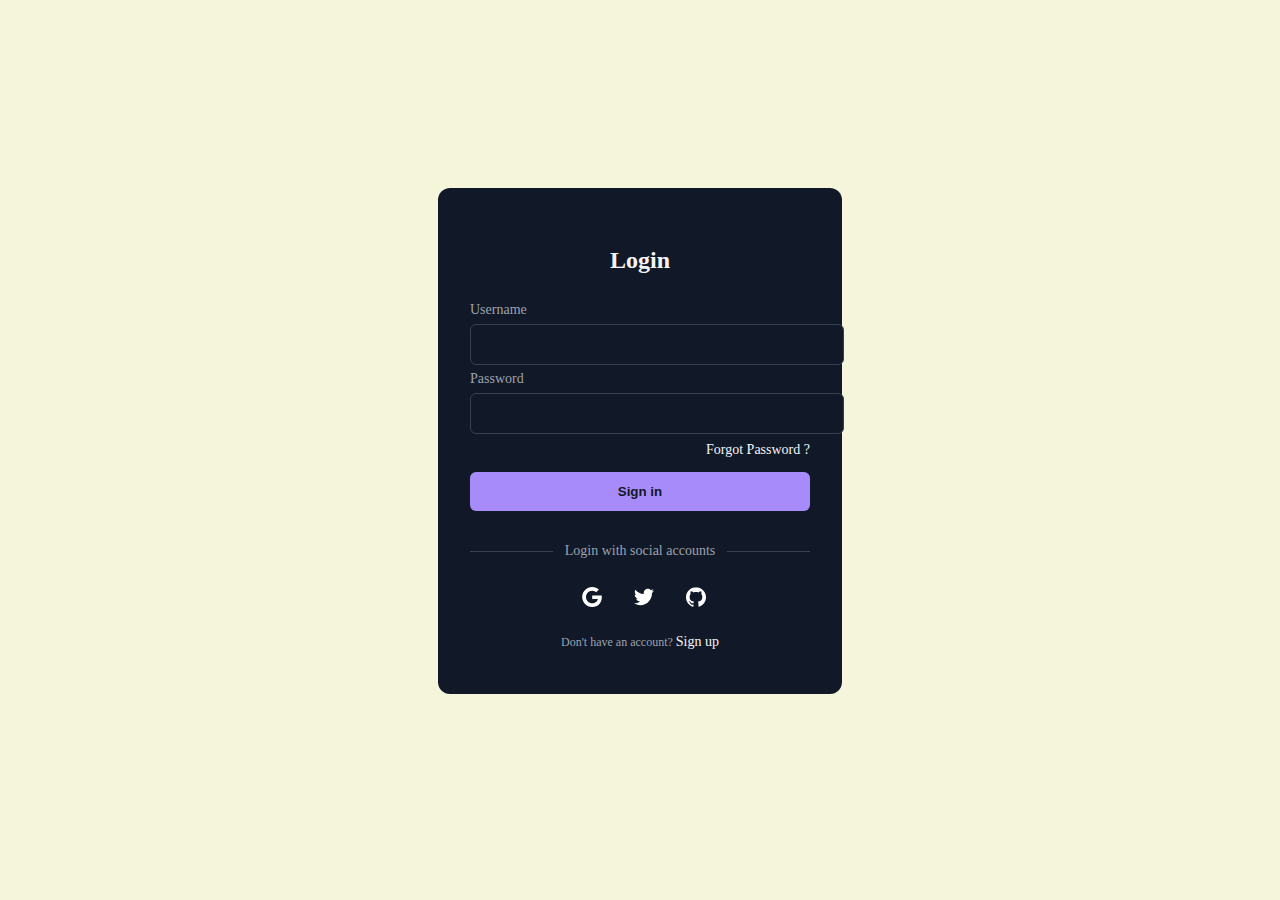
<file: form.html>
<!DOCTYPE html>
<html lang="en">
<head>
    <meta charset="UTF-8">
    <meta name="viewport" content="width=device-width, initial-scale=1.0">
    <title>Login/Register </title>
    
    <link rel="stylesheet" href="form.css">
</head>
<body>
    <div class="form-container">
        <p class="title">Login</p>
        <form class="form">
            <div class="input-group">
                <label for="username">Username</label>
                <input type="text" name="username" id="username" placeholder="">
            </div>
            <div class="input-group">
                <label for="password">Password</label>
                <input type="password" name="password" id="password" placeholder="">
                <div class="forgot">
                    <a rel="noopener noreferrer" href="#">Forgot Password ?</a>
                </div>
            </div>
            <button class="sign">Sign in</button>
        </form>
        <div class="social-message">
            <div class="line"></div>
            <p class="message">Login with social accounts</p>
            <div class="line"></div>
        </div>
        <div class="social-icons">
            <button aria-label="Log in with Google" class="icon">
                <svg xmlns="http://www.w3.org/2000/svg" viewBox="0 0 32 32" class="w-5 h-5 fill-current">
                    <path d="M16.318 13.714v5.484h9.078c-0.37 2.354-2.745 6.901-9.078 6.901-5.458 0-9.917-4.521-9.917-10.099s4.458-10.099 9.917-10.099c3.109 0 5.193 1.318 6.38 2.464l4.339-4.182c-2.786-2.599-6.396-4.182-10.719-4.182-8.844 0-16 7.151-16 16s7.156 16 16 16c9.234 0 15.365-6.49 15.365-15.635 0-1.052-0.115-1.854-0.255-2.651z"></path>
                </svg>
            </button>
            <button aria-label="Log in with Twitter" class="icon">
                <svg xmlns="http://www.w3.org/2000/svg" viewBox="0 0 32 32" class="w-5 h-5 fill-current">
                    <path d="M31.937 6.093c-1.177 0.516-2.437 0.871-3.765 1.032 1.355-0.813 2.391-2.099 2.885-3.631-1.271 0.74-2.677 1.276-4.172 1.579-1.192-1.276-2.896-2.079-4.787-2.079-3.625 0-6.563 2.937-6.563 6.557 0 0.521 0.063 1.021 0.172 1.495-5.453-0.255-10.287-2.875-13.52-6.833-0.568 0.964-0.891 2.084-0.891 3.303 0 2.281 1.161 4.281 2.916 5.457-1.073-0.031-2.083-0.328-2.968-0.817v0.079c0 3.181 2.26 5.833 5.26 6.437-0.547 0.145-1.131 0.229-1.724 0.229-0.421 0-0.823-0.041-1.224-0.115 0.844 2.604 3.26 4.5 6.14 4.557-2.239 1.755-5.077 2.801-8.135 2.801-0.521 0-1.041-0.025-1.563-0.088 2.917 1.86 6.36 2.948 10.079 2.948 12.067 0 18.661-9.995 18.661-18.651 0-0.276 0-0.557-0.021-0.839 1.287-0.917 2.401-2.079 3.281-3.396z"></path>
                </svg>
            </button>
            <button aria-label="Log in with GitHub" class="icon">
                <svg xmlns="http://www.w3.org/2000/svg" viewBox="0 0 32 32" class="w-5 h-5 fill-current">
                    <path d="M16 0.396c-8.839 0-16 7.167-16 16 0 7.073 4.584 13.068 10.937 15.183 0.803 0.151 1.093-0.344 1.093-0.772 0-0.38-0.009-1.385-0.015-2.719-4.453 0.964-5.391-2.151-5.391-2.151-0.729-1.844-1.781-2.339-1.781-2.339-1.448-0.989 0.115-0.968 0.115-0.968 1.604 0.109 2.448 1.645 2.448 1.645 1.427 2.448 3.744 1.74 4.661 1.328 0.14-1.031 0.557-1.74 1.011-2.135-3.552-0.401-7.287-1.776-7.287-7.907 0-1.751 0.62-3.177 1.645-4.297-0.177-0.401-0.719-2.031 0.141-4.235 0 0 1.339-0.427 4.4 1.641 1.281-0.355 2.641-0.532 4-0.541 1.36 0.009 2.719 0.187 4 0.541 3.043-2.068 4.381-1.641 4.381-1.641 0.859 2.204 0.317 3.833 0.161 4.235 1.015 1.12 1.635 2.547 1.635 4.297 0 6.145-3.74 7.5-7.296 7.891 0.556 0.479 1.077 1.464 1.077 2.959 0 2.14-0.020 3.864-0.020 4.385 0 0.416 0.28 0.916 1.104 0.755 6.4-2.093 10.979-8.093 10.979-15.156 0-8.833-7.161-16-16-16z"></path>
                </svg>
            </button>
        </div>
        <p class="signup">Don't have an account?
            <a rel="noopener noreferrer" href="#" class="">Sign up</a>
        </p>
    </div>
</body>
</html>
</file>
<file: form.css>
body{
    background-color: beige;
    display:flex;
    justify-content: center;
    position: relative;
    top: 20vh;
    
}

.form-container {
    width: 340px;
    border-radius: 0.75rem;
    background-color: rgba(17, 24, 39, 1);
    padding: 2rem;
    color: rgba(243, 244, 246, 1);
    
  }
  
  .title {
    text-align: center;
    font-size: 1.5rem;
    line-height: 2rem;
    font-weight: 700;
  }
  
  .form {
    margin-top: 1.5rem;
  }
  
  .input-group {
    margin-top: 0.25rem;
    font-size: 0.875rem;
    line-height: 1.25rem;
  }
  
  .input-group label {
    display: block;
    color: rgba(156, 163, 175, 1);
    margin-bottom: 4px;
  }
  
  .input-group input {
    width: 100%;
    border-radius: 0.375rem;
    border: 1px solid rgba(55, 65, 81, 1);
    outline: 0;
    background-color: rgba(17, 24, 39, 1);
    padding: 0.75rem 1rem;
    color: rgba(243, 244, 246, 1);
  }
  
  .input-group input:focus {
    border-color: rgba(167, 139, 250);
  }
  
  .forgot {
    display: flex;
    justify-content: flex-end;
    font-size: 0.75rem;
    line-height: 1rem;
    color: rgba(156, 163, 175,1);
    margin: 8px 0 14px 0;
  }
  
  .forgot a,.signup a {
    color: rgba(243, 244, 246, 1);
    text-decoration: none;
    font-size: 14px;
  }
  
  .forgot a:hover, .signup a:hover {
    text-decoration: underline rgba(167, 139, 250, 1);
  }
  
  .sign {
    display: block;
    width: 100%;
    background-color: rgba(167, 139, 250, 1);
    padding: 0.75rem;
    text-align: center;
    color: rgba(17, 24, 39, 1);
    border: none;
    border-radius: 0.375rem;
    font-weight: 600;
  }
  
  .social-message {
    display: flex;
    align-items: center;
    padding-top: 1rem;
  }
  
  .line {
    height: 1px;
    flex: 1 1 0%;
    background-color: rgba(55, 65, 81, 1);
  }
  
  .social-message .message {
    padding-left: 0.75rem;
    padding-right: 0.75rem;
    font-size: 0.875rem;
    line-height: 1.25rem;
    color: rgba(156, 163, 175, 1);
  }
  
  .social-icons {
    display: flex;
    justify-content: center;
  }
  
  .social-icons .icon {
    border-radius: 0.125rem;
    padding: 0.75rem;
    border: none;
    background-color: transparent;
    margin-left: 8px;
  }
  
  .social-icons .icon svg {
    height: 1.25rem;
    width: 1.25rem;
    fill: #fff;
  }
  
  .signup {
    text-align: center;
    font-size: 0.75rem;
    line-height: 1rem;
    color: rgba(156, 163, 175, 1);
  }
</file>
